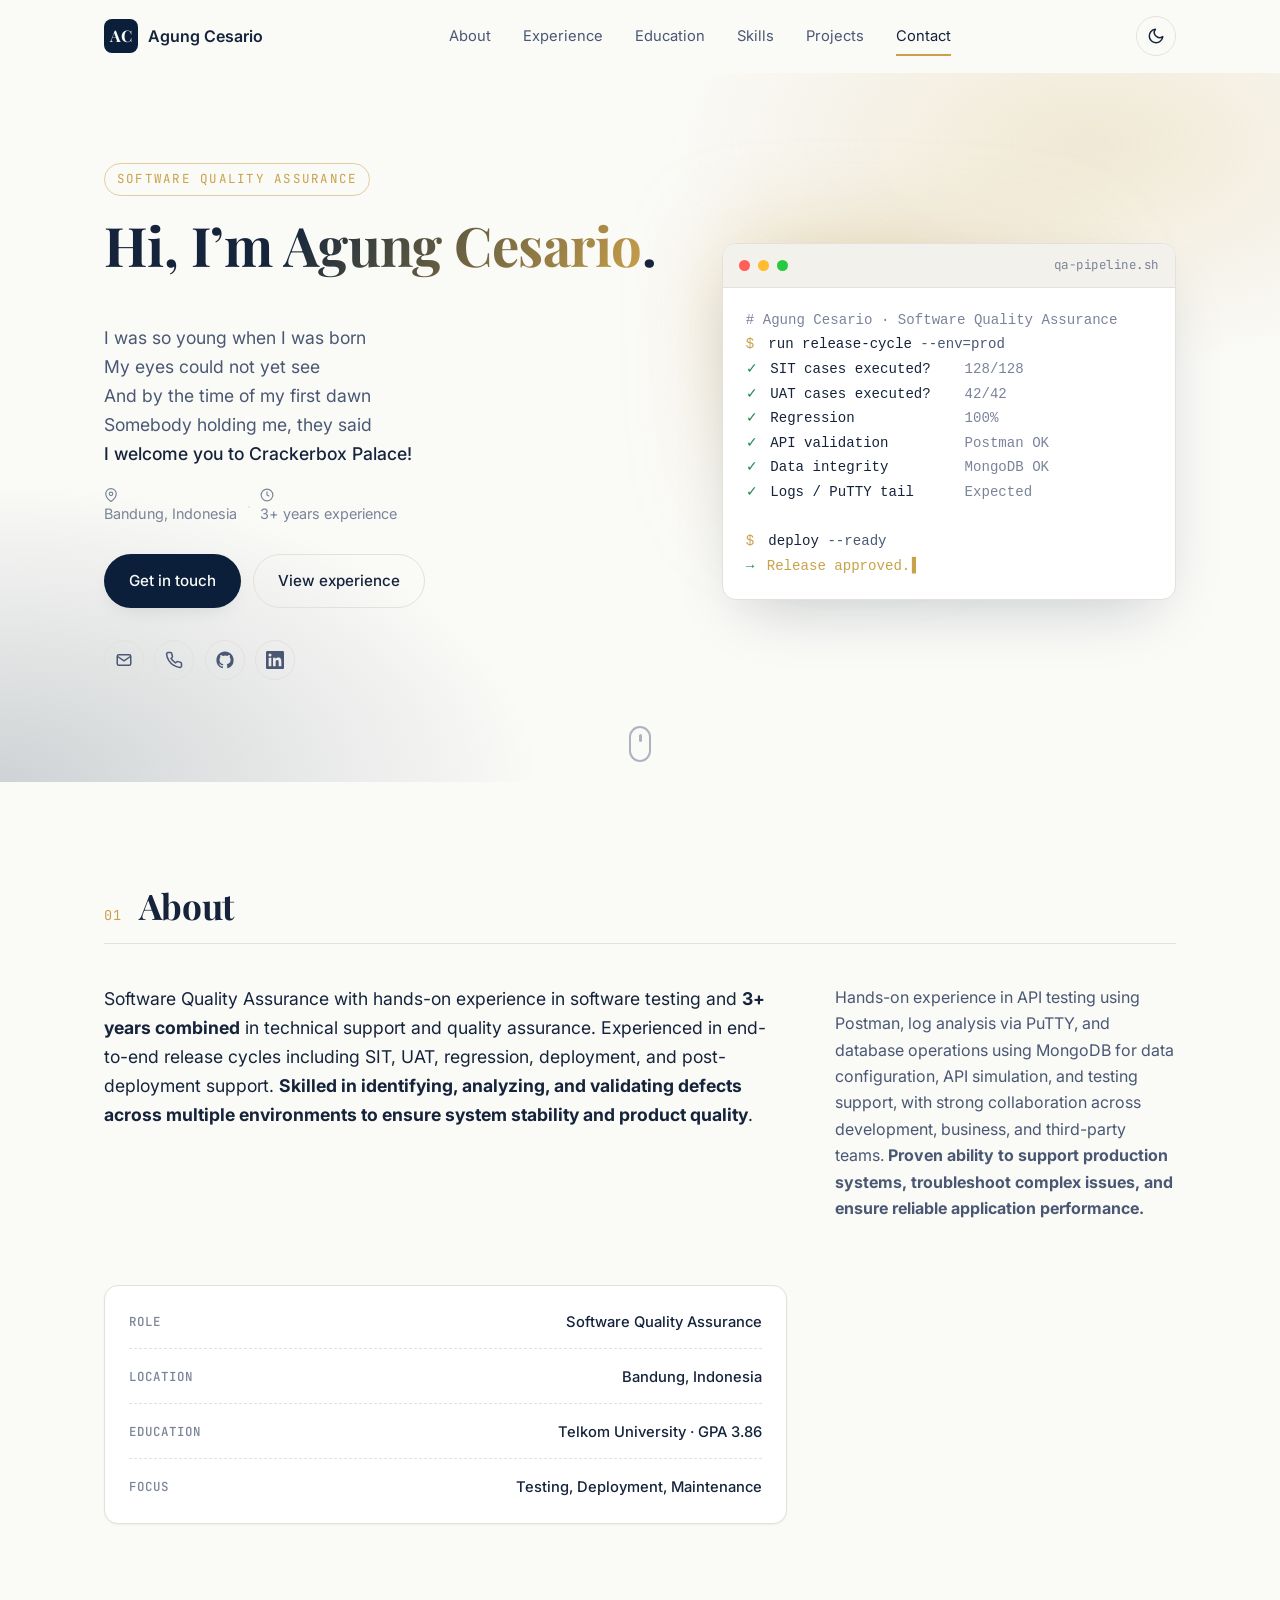
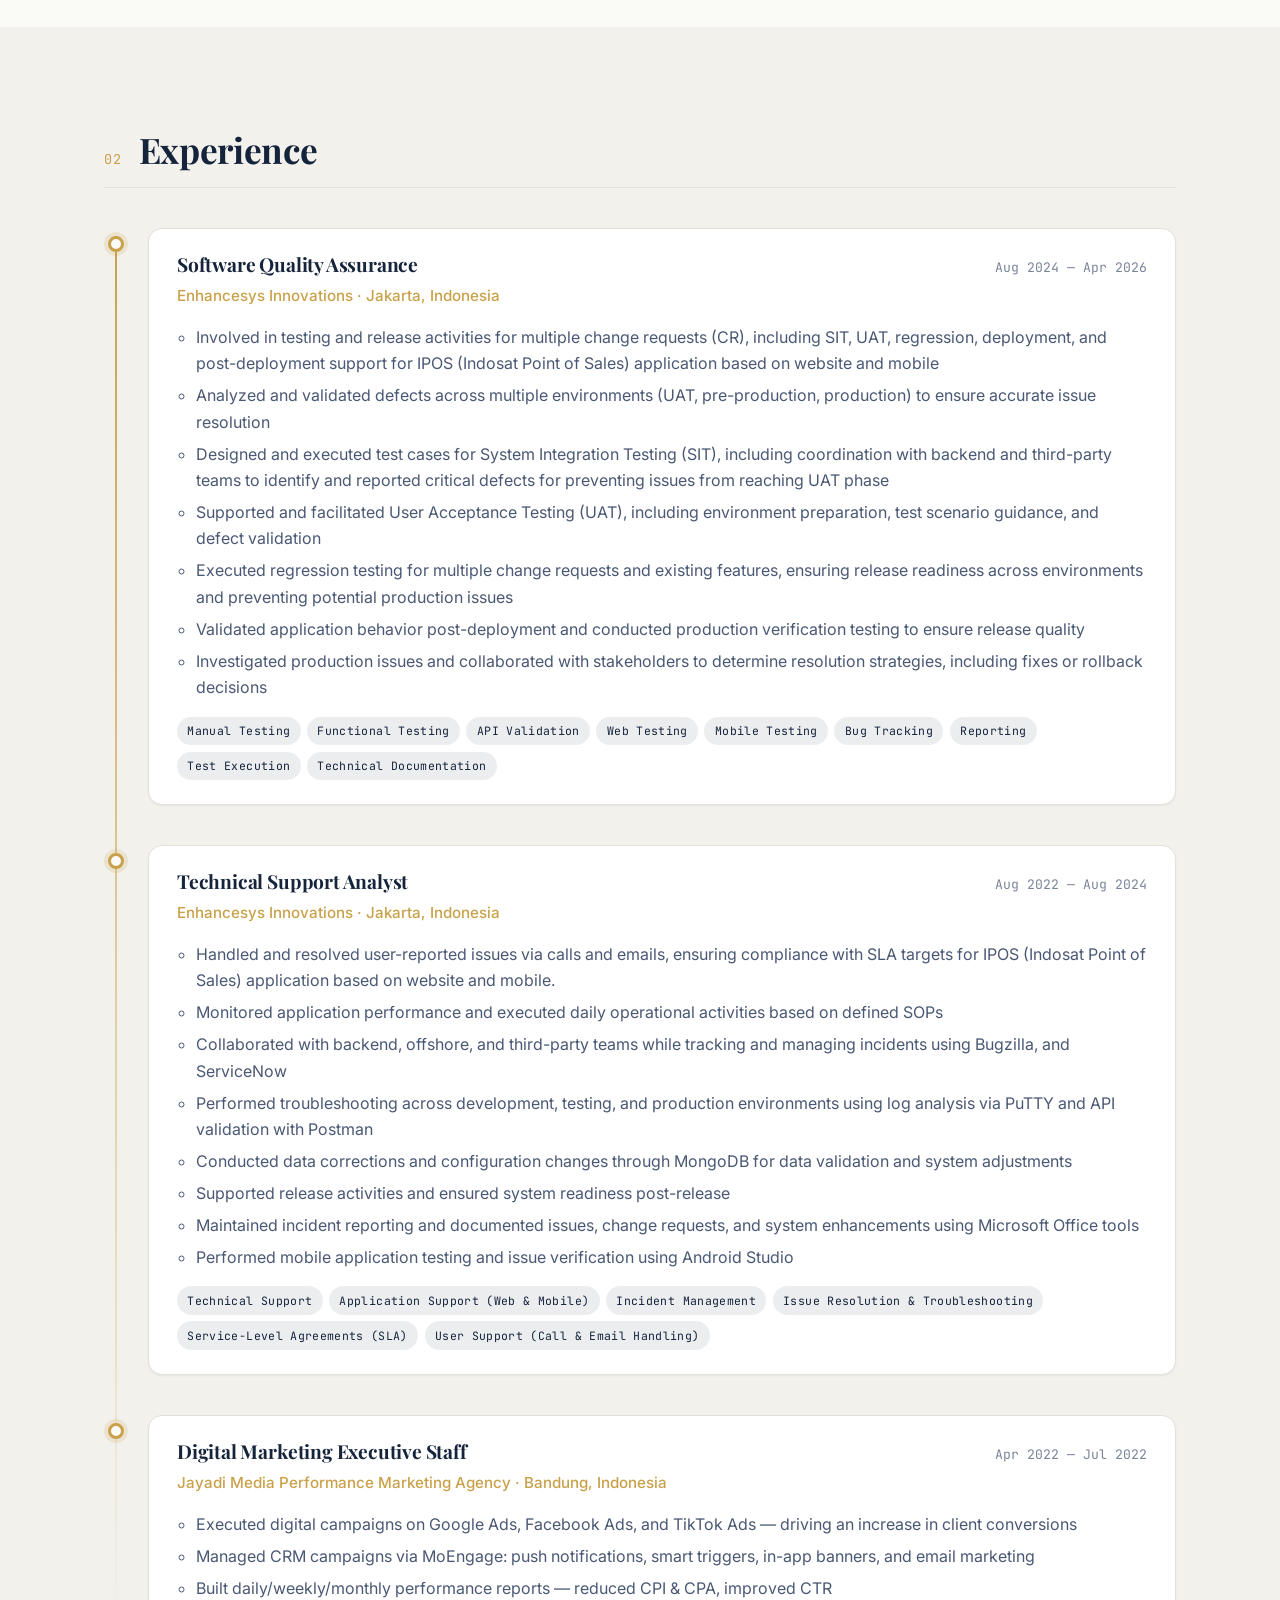
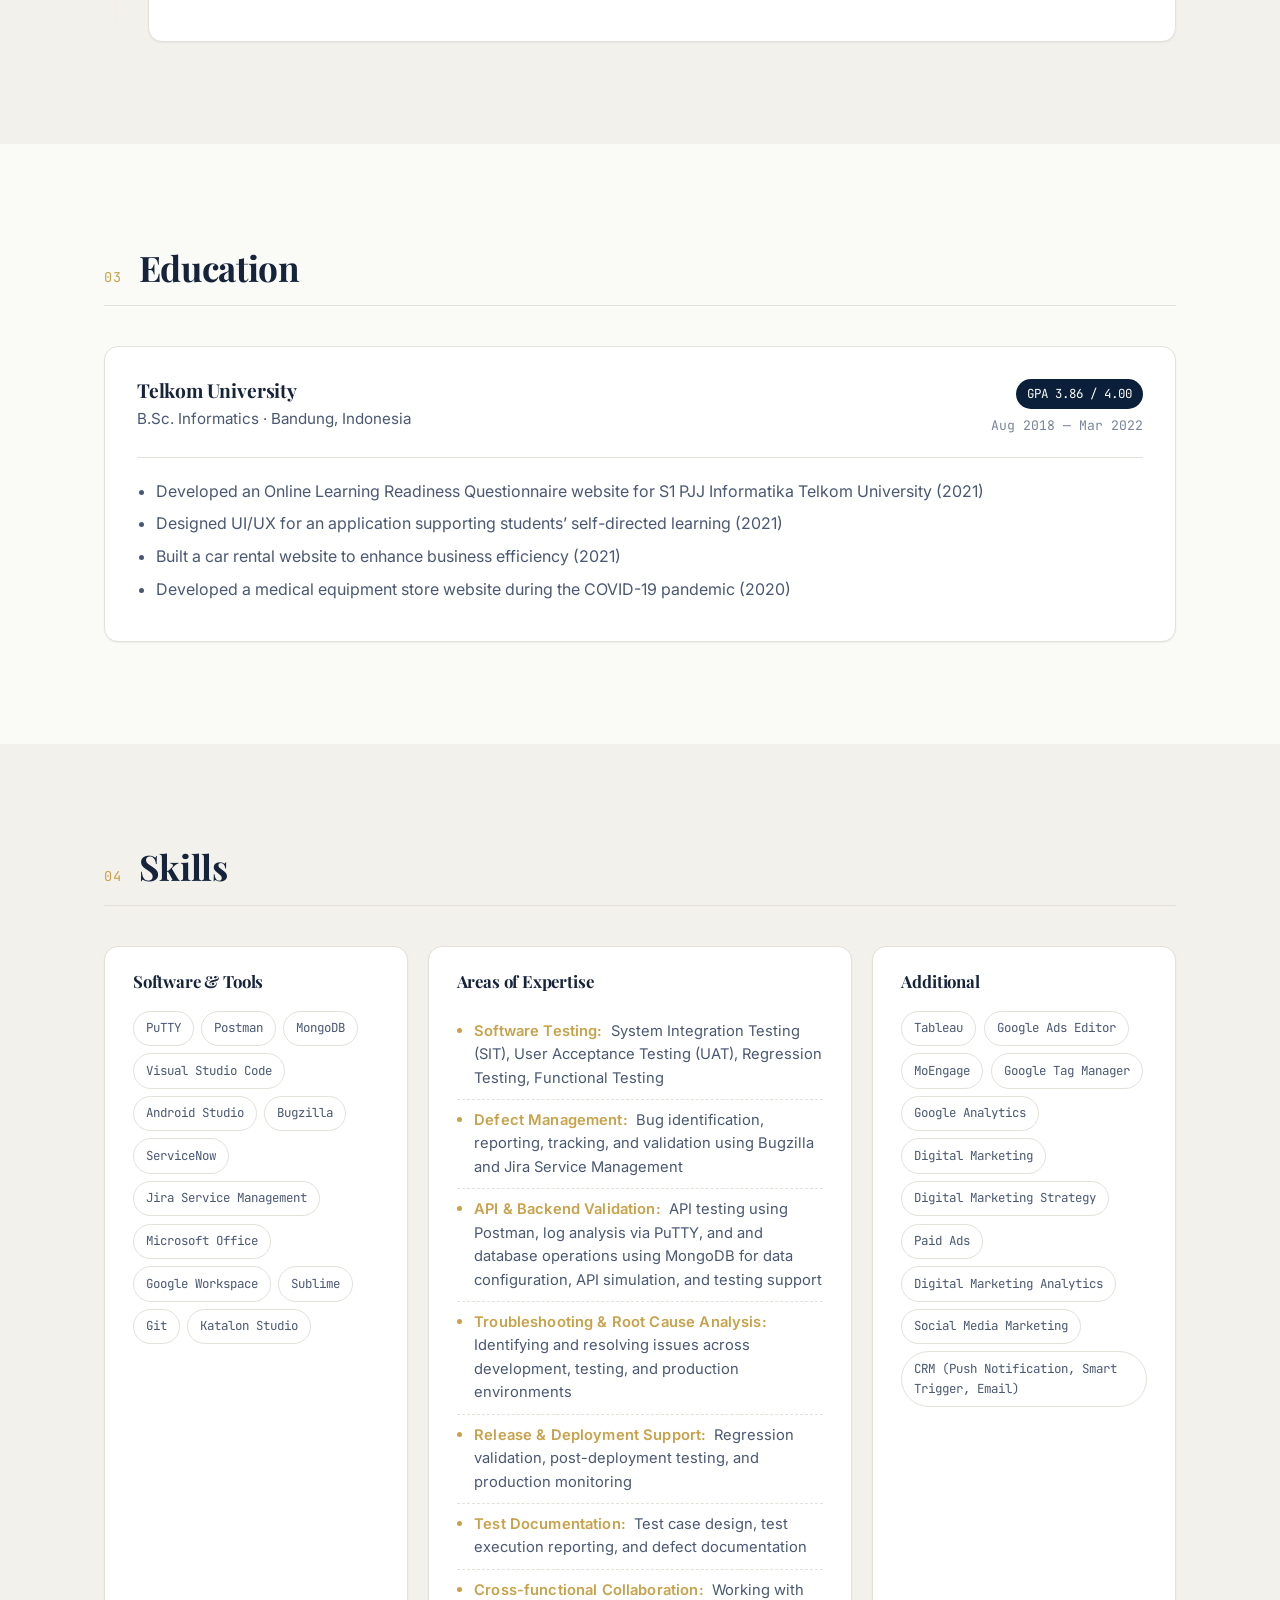
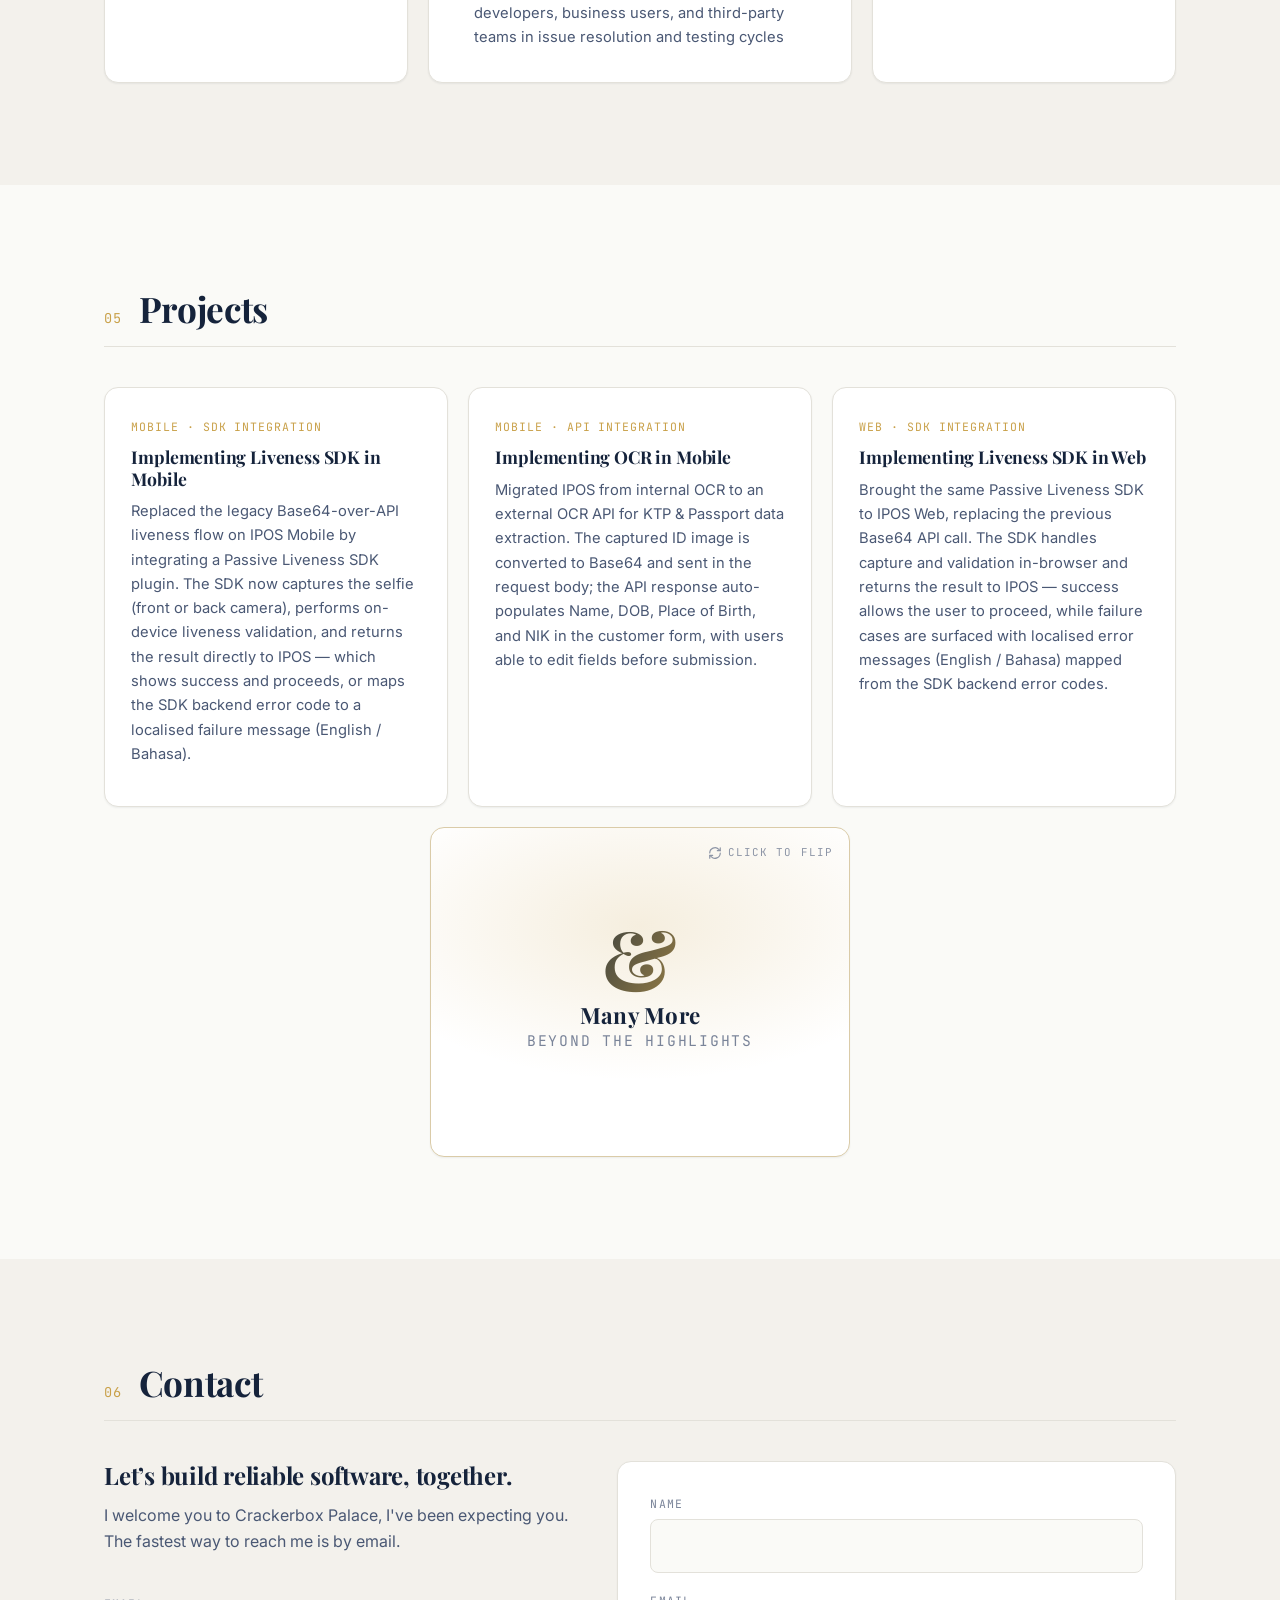
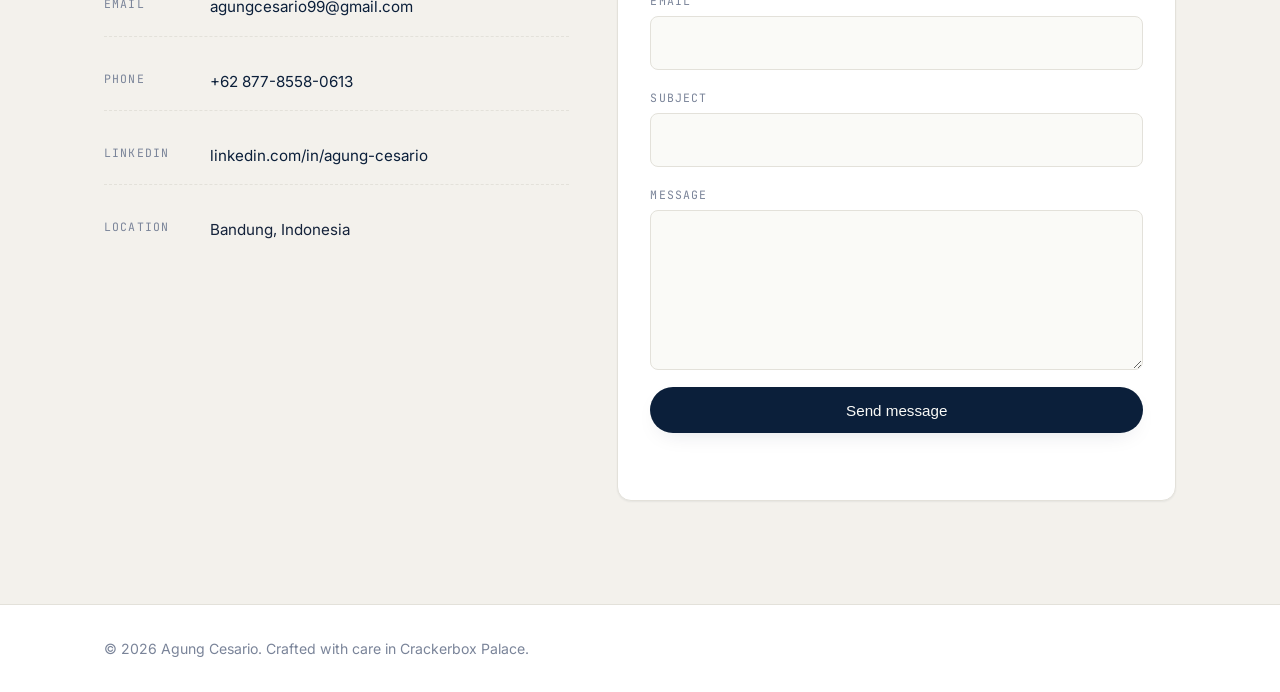
<file: index.html>
<!doctype html>
<html lang="en">
<head>
  <meta charset="utf-8" />
  <meta name="viewport" content="width=device-width, initial-scale=1" />
  <title>Agung Cesario — Software Quality Assurance</title>
  <meta name="description" content="Software Quality Assurance with 3+ years of experience in technical support and end-to-end software release cycles. Specialized in ensuring production stability through rigorous testing, defect analysis, and post-deployment validation across complex multi-environment systems." />
  <meta name="author" content="Agung Cesario" />
  <meta name="theme-color" content="#0b1f3a" />

  <!-- Open Graph -->
  <meta property="og:type" content="website" />
  <meta property="og:title" content="Agung Cesario — Software Quality Assurance" />
  <meta property="og:description" content="Software Quality Assurance with 3+ years of experience in technical support and end-to-end software release cycles. Specialized in ensuring production stability through rigorous testing, defect analysis, and post-deployment validation across complex multi-environment systems." />
  <meta property="og:url" content="https://agungcesario99.github.io/portofolio/" />
  <meta property="og:image" content="og-image.png" />

  <link rel="preconnect" href="https://fonts.googleapis.com" />
  <link rel="preconnect" href="https://fonts.gstatic.com" crossorigin />
  <link href="https://fonts.googleapis.com/css2?family=Inter:wght@300;400;500;600;700&family=Playfair+Display:wght@600;700&family=JetBrains+Mono:wght@400;500&display=swap" rel="stylesheet" />

  <link rel="stylesheet" href="styles.css" />
  <link rel="icon" href="data:image/svg+xml,%3Csvg xmlns='http://www.w3.org/2000/svg' viewBox='0 0 100 100'%3E%3Crect width='100' height='100' rx='20' fill='%230b1f3a'/%3E%3Ctext x='50' y='66' font-size='52' text-anchor='middle' fill='%23d4af37' font-family='Georgia,serif' font-weight='700'%3EA%3C/text%3E%3C/svg%3E" />
</head>
<body>
  <a class="skip-link" href="#main">Skip to content</a>

  <!-- ===== Navigation ===== -->
  <header class="nav" id="nav">
    <div class="container nav-inner">
      <a href="#hero" class="brand" aria-label="Agung Cesario — Home">
        <span class="brand-mark">AC</span>
        <span class="brand-text">Agung Cesario</span>
      </a>

      <nav class="nav-links" aria-label="Primary">
        <a href="#about">About</a>
        <a href="#experience">Experience</a>
        <a href="#education">Education</a>
        <a href="#skills">Skills</a>
        <a href="#projects">Projects</a>
        <a href="#contact">Contact</a>
      </nav>

      <div class="nav-actions">
        <button id="theme-toggle" class="icon-btn" aria-label="Toggle dark mode" title="Toggle theme">
          <svg class="icon-sun" width="18" height="18" viewBox="0 0 24 24" fill="none" stroke="currentColor" stroke-width="2" stroke-linecap="round" stroke-linejoin="round"><circle cx="12" cy="12" r="4"/><path d="M12 2v2M12 20v2M4.93 4.93l1.41 1.41M17.66 17.66l1.41 1.41M2 12h2M20 12h2M4.93 19.07l1.41-1.41M17.66 6.34l1.41-1.41"/></svg>
          <svg class="icon-moon" width="18" height="18" viewBox="0 0 24 24" fill="none" stroke="currentColor" stroke-width="2" stroke-linecap="round" stroke-linejoin="round"><path d="M21 12.79A9 9 0 1 1 11.21 3 7 7 0 0 0 21 12.79z"/></svg>
        </button>
        <button id="menu-toggle" class="icon-btn menu-toggle" aria-label="Open menu" aria-expanded="false">
          <span></span><span></span><span></span>
        </button>
      </div>
    </div>
  </header>

  <main id="main">

    <!-- ===== Hero ===== -->
    <section id="hero" class="hero">
      <div class="container hero-inner">
        <div class="hero-text">
          <p class="eyebrow">Software Quality Assurance</p>
          <h1 class="hero-title">
            Hi, I&rsquo;m <span class="accent">Agung Cesario</span>.
          </h1>
          <p class="hero-sub">
            <br>I was so young when I was born 
            <br>My eyes could not yet see
            <br>And by the time of my first dawn
            <br>Somebody holding me, they said
            <br><em>I welcome you to Crackerbox Palace!</em>
          </p>

          <div class="hero-meta">
            <span><svg width="14" height="14" viewBox="0 0 24 24" fill="none" stroke="currentColor" stroke-width="2"><path d="M21 10c0 7-9 13-9 13s-9-6-9-13a9 9 0 0 1 18 0z"/><circle cx="12" cy="10" r="3"/></svg> Bandung, Indonesia</span>
            <span class="dot">·</span>
            <span><svg width="14" height="14" viewBox="0 0 24 24" fill="none" stroke="currentColor" stroke-width="2"><circle cx="12" cy="12" r="10"/><path d="M12 6v6l4 2"/></svg> 3+ years experience</span>
          </div>

          <div class="hero-cta">
            <a class="btn btn-primary" href="#contact">Get in touch</a>
            <a class="btn btn-ghost" href="#experience">View experience</a>
          </div>

          <div class="hero-socials" aria-label="Social links">
            <a href="mailto:agungcesario99@gmail.com" aria-label="Email">
              <svg width="18" height="18" viewBox="0 0 24 24" fill="none" stroke="currentColor" stroke-width="2"><rect x="3" y="5" width="18" height="14" rx="2"/><path d="m3 7 9 6 9-6"/></svg>
            </a>
            <a href="tel:+6287785580613" aria-label="Phone">
              <svg width="18" height="18" viewBox="0 0 24 24" fill="none" stroke="currentColor" stroke-width="2"><path d="M22 16.92v3a2 2 0 0 1-2.18 2 19.79 19.79 0 0 1-8.63-3.07 19.5 19.5 0 0 1-6-6A19.79 19.79 0 0 1 2.12 4.18 2 2 0 0 1 4.11 2h3a2 2 0 0 1 2 1.72c.13.96.36 1.9.7 2.81a2 2 0 0 1-.45 2.11L8.09 9.91a16 16 0 0 0 6 6l1.27-1.27a2 2 0 0 1 2.11-.45c.91.34 1.85.57 2.81.7A2 2 0 0 1 22 16.92z"/></svg>
            </a>
            <a href="https://github.com/agungcesario99" aria-label="GitHub" target="_blank" rel="noopener">
              <svg width="18" height="18" viewBox="0 0 24 24" fill="currentColor"><path d="M12 .5C5.65.5.5 5.65.5 12a11.5 11.5 0 0 0 7.86 10.92c.58.1.79-.25.79-.56v-2c-3.2.7-3.87-1.37-3.87-1.37-.52-1.34-1.28-1.7-1.28-1.7-1.05-.72.08-.7.08-.7 1.16.08 1.77 1.2 1.77 1.2 1.03 1.77 2.7 1.26 3.36.96.1-.75.4-1.26.73-1.55-2.55-.29-5.24-1.28-5.24-5.7 0-1.26.45-2.29 1.19-3.1-.12-.3-.52-1.48.11-3.08 0 0 .97-.31 3.18 1.18a11 11 0 0 1 5.78 0c2.2-1.49 3.17-1.18 3.17-1.18.64 1.6.24 2.78.12 3.08.74.81 1.18 1.84 1.18 3.1 0 4.43-2.69 5.4-5.26 5.69.41.36.78 1.07.78 2.16v3.2c0 .31.2.67.8.56A11.5 11.5 0 0 0 23.5 12C23.5 5.65 18.35.5 12 .5z"/></svg>
            </a>
            <a href="https://www.linkedin.com/in/agung-cesario-a86125245/" aria-label="LinkedIn" target="_blank" rel="noopener">
              <svg width="18" height="18" viewBox="0 0 24 24" fill="currentColor"><path d="M20.45 20.45h-3.55v-5.57c0-1.33-.03-3.04-1.85-3.04-1.86 0-2.14 1.45-2.14 2.95v5.66H9.36V9h3.41v1.56h.05c.48-.9 1.64-1.85 3.37-1.85 3.6 0 4.27 2.37 4.27 5.45v6.29zM5.34 7.43a2.06 2.06 0 1 1 0-4.12 2.06 2.06 0 0 1 0 4.12zM7.12 20.45H3.56V9h3.56v11.45zM22.22 0H1.77C.79 0 0 .77 0 1.72v20.56C0 23.23.79 24 1.77 24h20.45c.98 0 1.78-.77 1.78-1.72V1.72C24 .77 23.2 0 22.22 0z"/></svg>
            </a>
          </div>
        </div>

        <div class="hero-card" aria-hidden="true">
          <div class="card-glow"></div>
          <div class="terminal">
            <div class="terminal-bar">
              <span></span><span></span><span></span>
              <p>qa-pipeline.sh</p>
            </div>
            <pre class="terminal-body"><span class="t-comment"># Agung Cesario · Software Quality Assurance</span>
<span class="t-prompt">$</span> run release-cycle <span class="t-flag">--env=prod</span>
<span class="t-ok">✓</span> SIT cases executed?    <span class="t-dim">128/128</span>
<span class="t-ok">✓</span> UAT cases executed?    <span class="t-dim">42/42</span>
<span class="t-ok">✓</span> Regression             <span class="t-dim">100%</span>
<span class="t-ok">✓</span> API validation         <span class="t-dim">Postman OK</span>
<span class="t-ok">✓</span> Data integrity         <span class="t-dim">MongoDB OK</span>
<span class="t-ok">✓</span> Logs / PuTTY tail      <span class="t-dim">Expected</span>

<span class="t-prompt">$</span> deploy <span class="t-flag">--ready</span>
<span class="t-ok">→</span> <span class="t-accent">Release approved.</span><span class="cursor">▍</span></pre>
          </div>
        </div>
      </div>
      <div class="scroll-cue" aria-hidden="true"><span></span></div>
    </section>

    <!-- ===== About ===== -->
    <section id="about" class="section">
      <div class="container">
        <header class="section-head">
          <span class="section-num">01</span>
          <h2>About</h2>
        </header>

        <div class="about-grid">
          <p class="lead">
            Software Quality Assurance with hands-on experience in software testing and
            <strong>3+ years combined</strong> in technical support and quality assurance. Experienced in end-to-end release cycles
            including SIT, UAT, regression, deployment, and post-deployment support. <strong>Skilled in identifying,
            analyzing, and validating defects across multiple environments to ensure system stability and product
            quality</strong>.
          </p>
          <p>
            Hands-on experience in API testing using Postman, log analysis via PuTTY, and database
            operations using MongoDB for data configuration, API simulation, and testing support, with strong
            collaboration across development, business, and third-party teams. <strong>Proven ability to support production
            systems, troubleshoot complex issues, and ensure reliable application performance.</strong>  
          </p>

          <ul class="quick-facts">
            <li><strong>Role</strong><span>Software Quality Assurance</span></li>
            <li><strong>Location</strong><span>Bandung, Indonesia </span></li>
            <li><strong>Education</strong><span>Telkom University · GPA 3.86</span></li>
            <li><strong>Focus</strong><span>Testing, Deployment, Maintenance</span></li>
          </ul>
        </div>
      </div>
    </section>

    <!-- ===== Experience ===== -->
    <section id="experience" class="section section-alt">
      <div class="container">
        <header class="section-head">
          <span class="section-num">02</span>
          <h2>Experience</h2>
        </header>

        <ol class="timeline">
          <li class="t-item">
            <div class="t-marker"></div>
            <div class="t-content">
              <div class="t-head">
                <h3>Software Quality Assurance</h3>
                <span class="t-date">Aug 2024 — Apr 2026</span>
              </div>
              <p class="t-company">Enhancesys Innovations · Jakarta, Indonesia</p>
              <ul>
                <li>Involved in testing and release activities for multiple change requests (CR), including SIT, UAT,
                regression, deployment, and post-deployment support for IPOS (Indosat Point of Sales)
                application based on website and mobile</li>
                <li>Analyzed and validated defects across multiple environments (UAT, pre-production, production)
                to ensure accurate issue resolution</li>
                <li>Designed and executed test cases for System Integration Testing (SIT), including coordination
                with backend and third-party teams to identify and reported critical defects for preventing issues
                from reaching UAT phase</li>
                <li>Supported and facilitated User Acceptance Testing (UAT), including environment preparation,
                test scenario guidance, and defect validation</li>
                <li>Executed regression testing for multiple change requests and existing features, ensuring release readiness across environments and preventing potential production issues</li>
                <li>Validated application behavior post-deployment and conducted production verification testing to ensure release quality</li>
                <li>Investigated production issues and collaborated with stakeholders to determine resolution strategies, including fixes or rollback decisions</li>
              </ul>
              <div class="chips">
                <span>Manual Testing</span><span>Functional Testing</span><span>API Validation</span><span>Web Testing</span><span>Mobile Testing</span><span>Bug Tracking</span><span>Reporting</span><span>Test Execution</span><span>Technical Documentation</span>
              </div>
            </div>
          </li>

          <li class="t-item">
            <div class="t-marker"></div>
            <div class="t-content">
              <div class="t-head">
                <h3>Technical Support Analyst</h3>
                <span class="t-date">Aug 2022 — Aug 2024</span>
              </div>
              <p class="t-company">Enhancesys Innovations · Jakarta, Indonesia</p>
              <ul>
                <li>Handled and resolved user-reported issues via calls and emails, ensuring compliance with SLA targets for IPOS (Indosat Point of Sales) application based on website and mobile.</li>
                <li>Monitored application performance and executed daily operational activities based on defined SOPs</li>
                <li>Collaborated with backend, offshore, and third-party teams while tracking and managing incidents using Bugzilla, and ServiceNow</li>
                <li>Performed troubleshooting across development, testing, and production environments using log analysis via PuTTY and API validation with Postman</li>
                <li>Conducted data corrections and configuration changes through MongoDB for data validation and system adjustments</li>
                <li>Supported release activities and ensured system readiness post-release</li>
                <li>Maintained incident reporting and documented issues, change requests, and system
                enhancements using Microsoft Office tools</li>
                <li>Performed mobile application testing and issue verification using Android Studio</li>
              </ul>
              <div class="chips">
                <span>Technical Support</span><span>Application Support (Web & Mobile)</span><span>Incident Management</span><span>Issue Resolution & Troubleshooting</span><span>Service-Level Agreements (SLA)</span><span>User Support (Call & Email Handling)</span>
              </div>
            </div>
          </li>

          <li class="t-item">
            <div class="t-marker"></div>
            <div class="t-content">
              <div class="t-head">
                <h3>Digital Marketing Executive Staff</h3>
                <span class="t-date">Apr 2022 — Jul 2022</span>
              </div>
              <p class="t-company">Jayadi Media Performance Marketing Agency · Bandung, Indonesia</p>
              <ul>
                <li>Executed digital campaigns on Google Ads, Facebook Ads, and TikTok Ads — driving an increase in client conversions</li>
                <li>Managed CRM campaigns via MoEngage: push notifications, smart triggers, in-app banners, and email marketing</li>
                <li>Built daily/weekly/monthly performance reports — reduced CPI &amp; CPA, improved CTR</li>
              </ul>
              <div class="chips">
              </div>
            </div>
          </li>
        </ol>
      </div>
    </section>

    <!-- ===== Education ===== -->
    <section id="education" class="section">
      <div class="container">
        <header class="section-head">
          <span class="section-num">03</span>
          <h2>Education</h2>
        </header>

        <article class="edu-card">
          <div class="edu-head">
            <div>
              <h3>Telkom University</h3>
              <p class="edu-meta">B.Sc. Informatics · Bandung, Indonesia</p>
            </div>
            <div class="edu-side">
              <span class="badge">GPA 3.86 / 4.00</span>
              <span class="t-date">Aug 2018 — Mar 2022</span>
            </div>
          </div>
          <ul>
            <li>Developed an Online Learning Readiness Questionnaire website for S1 PJJ Informatika Telkom University (2021)</li>
            <li>Designed UI/UX for an application supporting students&rsquo; self-directed learning (2021)</li>
            <li>Built a car rental website to enhance business efficiency (2021)</li>
            <li>Developed a medical equipment store website during the COVID-19 pandemic (2020)</li>
          </ul>
        </article>
      </div>
    </section>

    <!-- ===== Skills ===== -->
    <section id="skills" class="section section-alt">
      <div class="container">
        <header class="section-head">
          <span class="section-num">04</span>
          <h2>Skills</h2>
        </header>

        <div class="skills-grid skills-3col">
          <div class="skill-card">
            <h3>Software &amp; Tools</h3>
            <div class="tag-cloud">
              <span>PuTTY</span><span>Postman</span><span>MongoDB</span>
              <span>Visual Studio Code</span><span>Android Studio</span><span>Bugzilla</span>
              <span>ServiceNow</span><span>Jira Service Management</span><span>Microsoft Office</span><span>Google Workspace</span>
              <span>Sublime</span><span>Git</span><span>Katalon Studio</span>
            </div>
          </div>

          <div class="skill-card">
            <h3>Areas of Expertise</h3>
            <ul class="expertise-list">
              <li><strong>Software Testing:</strong> System Integration Testing (SIT), User Acceptance Testing (UAT), Regression Testing, Functional Testing</li>
              <li><strong>Defect Management:</strong> Bug identification, reporting, tracking, and validation using Bugzilla and Jira Service Management</li>
              <li><strong>API &amp; Backend Validation:</strong> API testing using Postman, log analysis via PuTTY, and and database operations using
              MongoDB for data configuration, API simulation, and testing support</li>
              <li><strong>Troubleshooting &amp; Root Cause Analysis:</strong> Identifying and resolving issues across development, testing, and production environments</li>
              <li><strong>Release &amp; Deployment Support:</strong> Regression validation, post-deployment testing, and production monitoring</li>
              <li><strong>Test Documentation:</strong> Test case design, test execution reporting, and defect documentation</li>
              <li><strong>Cross-functional Collaboration:</strong> Working with developers, business users, and third-party teams in issue resolution and testing cycles</li>
            </ul>
          </div>

          <div class="skill-card">
            <h3>Additional</h3>
            <div class="tag-cloud">
              <span>Tableau</span><span>Google Ads Editor</span><span>MoEngage</span>
              <span>Google Tag Manager</span><span>Google Analytics</span>
              <span>Digital Marketing</span><span>Digital Marketing Strategy</span>
              <span>Paid Ads</span><span>Digital Marketing Analytics</span>
              <span>Social Media Marketing</span>
              <span>CRM (Push Notification, Smart Trigger, Email)</span>
            </div>
          </div>
        </div>
      </div>
    </section>

    <!-- ===== Projects ===== -->
    <section id="projects" class="section">
      <div class="container">
        <header class="section-head">
          <span class="section-num">05</span>
          <h2>Projects</h2>
        </header>

        <div class="projects-grid">
          <article class="project">
            <div class="project-tag">Mobile · SDK Integration</div>
            <h3>Implementing Liveness SDK in Mobile</h3>
            <p>Replaced the legacy Base64-over-API liveness flow on IPOS Mobile by integrating a Passive Liveness SDK plugin. The SDK now captures the selfie (front or back camera), performs on-device liveness validation, and returns the result directly to IPOS — which shows success and proceeds, or maps the SDK backend error code to a localised failure message (English / Bahasa).</p>
            <ul class="project-stack">
            </ul>
          </article>

          <article class="project">
            <div class="project-tag">Mobile · API Integration</div>
            <h3>Implementing OCR in Mobile</h3>
            <p>Migrated IPOS from internal OCR to an external OCR API for KTP &amp; Passport data extraction. The captured ID image is converted to Base64 and sent in the request body; the API response auto-populates Name, DOB, Place of Birth, and NIK in the customer form, with users able to edit fields before submission.</p>
            <ul class="project-stack">
            </ul>
          </article>

          <article class="project">
            <div class="project-tag">Web · SDK Integration</div>
            <h3>Implementing Liveness SDK in Web</h3>
            <p>Brought the same Passive Liveness SDK to IPOS Web, replacing the previous Base64 API call. The SDK handles capture and validation in-browser and returns the result to IPOS — success allows the user to proceed, while failure cases are surfaced with localised error messages (English / Bahasa) mapped from the SDK backend error codes.</p>
            <ul class="project-stack">
            </ul>
          </article>

          <article class="project project-flip" tabindex="0" role="button" aria-pressed="false" aria-label="Show more projects">
            <div class="project-flip-inner">
              <div class="project-face project-front">
                <div class="flip-hint" aria-hidden="true">
                  <svg width="14" height="14" viewBox="0 0 24 24" fill="none" stroke="currentColor" stroke-width="2" stroke-linecap="round" stroke-linejoin="round"><path d="M3 12a9 9 0 0 1 15.5-6.3L21 8"/><path d="M21 3v5h-5"/><path d="M21 12a9 9 0 0 1-15.5 6.3L3 16"/><path d="M3 21v-5h5"/></svg>
                  <span>Click to flip</span>
                </div>
                <div class="flip-front-content">
                  <span class="flip-amp">&amp;</span>
                  <h3>Many More</h3>
                  <p class="flip-tagline">Beyond the highlights</p>
                </div>
              </div>

              <div class="project-face project-back">
                <div class="project-tag">Ongoing Contributions</div>
                <h3>Continuous Delivery &amp; Enhancements</h3>
                <p>Beyond the projects highlighted above, I have contributed to numerous additional initiatives — including the rollout of new transaction features and the enhancement of existing transaction flows. Each engagement reflects the same commitment to quality, reliability, and end-to-end validation across the release cycle.</p>
                <p class="flip-back-hint" aria-hidden="true">Click again to flip back</p>
              </div>
            </div>
          </article>
        </div>
      </div>
    </section>

    <!-- ===== Contact ===== -->
    <section id="contact" class="section section-alt">
      <div class="container contact-wrap">
        <header class="section-head">
          <span class="section-num">06</span>
          <h2>Contact</h2>
        </header>

        <div class="contact-grid">
          <div class="contact-info">
            <h3>Let&rsquo;s build reliable software, together.</h3>
            <p>I welcome you to Crackerbox Palace, I've been expecting you. The fastest way to reach me is by email.</p>

            <ul class="contact-list">
              <li>
                <span class="ci-label">Email</span>
                <a href="mailto:agungcesario99@gmail.com">agungcesario99@gmail.com</a>
              </li>
              <li>
                <span class="ci-label">Phone</span>
                <a href="tel:+6287785580613">+62 877-8558-0613</a>
              </li>
              <li>
                <span class="ci-label">LinkedIn</span>
                <a href="https://www.linkedin.com/in/agung-cesario-a86125245/" target="_blank" rel="noopener">linkedin.com/in/agung-cesario</a>
              </li>
              <li>
                <span class="ci-label">Location</span>
                <span>Bandung, Indonesia</span>
              </li>
            </ul>
          </div>

          <form class="contact-form" id="contact-form" novalidate>
            <div class="field">
              <label for="cf-name">Name</label>
              <input id="cf-name" name="name" type="text" autocomplete="name" required />
            </div>
            <div class="field">
              <label for="cf-email">Email</label>
              <input id="cf-email" name="email" type="email" autocomplete="email" required />
            </div>
            <div class="field">
              <label for="cf-subject">Subject</label>
              <input id="cf-subject" name="subject" type="text" required />
            </div>
            <div class="field">
              <label for="cf-message">Message</label>
              <textarea id="cf-message" name="message" rows="5" required></textarea>
            </div>
            <button type="submit" class="btn btn-primary">Send message</button>
            <p class="form-note" id="form-note" role="status"></p>
          </form>
        </div>
      </div>
    </section>
  </main>

  <!-- ===== Footer ===== -->
  <footer class="footer">
    <div class="container footer-inner">
      <p>&copy; <span id="year"></span> Agung Cesario. Crafted with care in Crackerbox Palace.</p>
    </div>
  </footer>

  <script src="script.js"></script>
</body>
</html>
</file>
<file: styles.css>
/* ============================================================
   Agung Cesario — Portfolio
   Minimalist · Formal · Interactive
   ============================================================ */

/* ----- Tokens ----- */
:root {
  --navy:        #0b1f3a;
  --navy-2:      #102a4c;
  --gold:        #c9a14a;
  --gold-soft:   #e7c97c;
  --bg:          #fafaf7;
  --surface:     #ffffff;
  --surface-2:   #f3f1ec;
  --text:        #15233b;
  --text-soft:   #4a5874;
  --muted:       #7a8499;
  --line:        #e3e1da;
  --shadow-sm:   0 1px 2px rgba(11, 31, 58, .06);
  --shadow-md:   0 8px 24px -12px rgba(11, 31, 58, .18);
  --shadow-lg:   0 24px 60px -24px rgba(11, 31, 58, .25);

  --radius:      14px;
  --radius-sm:   8px;

  --font-sans:   'Inter', system-ui, -apple-system, 'Segoe UI', Roboto, sans-serif;
  --font-serif:  'Playfair Display', Georgia, serif;
  --font-mono:   'JetBrains Mono', 'SF Mono', Menlo, monospace;

  --container:   1120px;
  --ease:        cubic-bezier(.2, .7, .2, 1);
}

[data-theme="dark"] {
  --navy:        #e7c97c;
  --navy-2:      #f0d68a;
  --gold:        #e7c97c;
  --gold-soft:   #f3dfa3;
  --bg:          #0a1426;
  --surface:     #0f1d36;
  --surface-2:   #14264a;
  --text:        #eaf0fb;
  --text-soft:   #b8c4dc;
  --muted:       #7d8aa6;
  --line:        #1f335c;
  --shadow-sm:   0 1px 2px rgba(0, 0, 0, .3);
  --shadow-md:   0 10px 30px -12px rgba(0, 0, 0, .55);
  --shadow-lg:   0 28px 70px -24px rgba(0, 0, 0, .7);
}

/* ----- Base ----- */
*,
*::before,
*::after { box-sizing: border-box; }

html { scroll-behavior: smooth; -webkit-text-size-adjust: 100%; }

body {
  margin: 0;
  font-family: var(--font-sans);
  font-size: 16px;
  line-height: 1.65;
  color: var(--text);
  background: var(--bg);
  -webkit-font-smoothing: antialiased;
  text-rendering: optimizeLegibility;
  transition: background-color .35s var(--ease), color .35s var(--ease);
}

img, svg { display: block; max-width: 100%; }

a {
  color: var(--navy);
  text-decoration: none;
  transition: color .2s var(--ease);
}
a:hover { color: var(--gold); }

h1, h2, h3, h4 { font-family: var(--font-serif); color: var(--text); margin: 0 0 .5em; line-height: 1.2; letter-spacing: -.01em; }
h1 { font-size: clamp(2.2rem, 5vw, 3.4rem); }
h2 { font-size: clamp(1.7rem, 3vw, 2.2rem); }
h3 { font-size: 1.2rem; }
p  { margin: 0 0 1em; color: var(--text-soft); }

::selection { background: var(--gold); color: var(--navy); }

.container { width: 100%; max-width: var(--container); margin: 0 auto; padding: 0 1.5rem; }

.skip-link {
  position: absolute; left: -999px; top: 0;
  background: var(--navy); color: #fff; padding: .6rem 1rem;
  border-radius: 0 0 6px 0; z-index: 999;
}
.skip-link:focus { left: 0; }

/* ----- Buttons ----- */
.btn {
  display: inline-flex;
  align-items: center;
  justify-content: center;
  gap: .5rem;
  padding: .85rem 1.5rem;
  font-weight: 500;
  font-size: .95rem;
  border-radius: 999px;
  border: 1px solid transparent;
  cursor: pointer;
  transition: transform .2s var(--ease), background-color .2s var(--ease), color .2s var(--ease), border-color .2s var(--ease), box-shadow .2s var(--ease);
}
.btn-primary {
  background: var(--navy);
  color: var(--bg);
  box-shadow: var(--shadow-md);
}
.btn-primary:hover { transform: translateY(-2px); background: var(--navy-2); color: var(--bg); }
[data-theme="dark"] .btn-primary { color: #0a1426; }

.btn-ghost {
  background: transparent;
  color: var(--text);
  border-color: var(--line);
}
.btn-ghost:hover { border-color: var(--navy); color: var(--navy); transform: translateY(-2px); }

.icon-btn {
  display: inline-grid; place-items: center;
  width: 40px; height: 40px;
  background: transparent;
  border: 1px solid var(--line);
  border-radius: 999px;
  color: var(--text);
  cursor: pointer;
  transition: background-color .2s var(--ease), color .2s var(--ease), border-color .2s var(--ease);
}
.icon-btn:hover { color: var(--gold); border-color: var(--gold); }

/* ----- Navigation ----- */
.nav {
  position: sticky; top: 0; z-index: 50;
  backdrop-filter: saturate(180%) blur(12px);
  -webkit-backdrop-filter: saturate(180%) blur(12px);
  background: color-mix(in srgb, var(--bg) 80%, transparent);
  border-bottom: 1px solid transparent;
  transition: border-color .25s var(--ease), background-color .25s var(--ease);
}
.nav.scrolled { border-bottom-color: var(--line); }

.nav-inner {
  display: flex;
  align-items: center;
  justify-content: space-between;
  height: 72px;
}

.brand {
  display: inline-flex; align-items: center; gap: .65rem;
  color: var(--text);
  font-weight: 600;
}
.brand-mark {
  display: inline-grid; place-items: center;
  width: 34px; height: 34px;
  background: var(--navy);
  color: var(--bg);
  border-radius: 8px;
  font-family: var(--font-serif);
  font-weight: 700;
  letter-spacing: .02em;
}
[data-theme="dark"] .brand-mark { color: #0a1426; }

.nav-links {
  display: flex;
  gap: 2rem;
  font-size: .92rem;
}
.nav-links a {
  color: var(--text-soft);
  position: relative;
  padding: .25rem 0;
}
.nav-links a::after {
  content: ""; position: absolute; left: 0; bottom: -4px;
  width: 0; height: 2px; background: var(--gold);
  transition: width .25s var(--ease);
}
.nav-links a:hover,
.nav-links a.active { color: var(--text); }
.nav-links a.active::after { width: 100%; }

.nav-actions { display: flex; align-items: center; gap: .6rem; }

.icon-sun, .icon-moon { display: none; }
[data-theme="dark"] .icon-sun { display: block; }
[data-theme="light"] .icon-moon,
:root:not([data-theme="dark"]) .icon-moon { display: block; }

.menu-toggle { display: none; flex-direction: column; gap: 4px; padding: 0; }
.menu-toggle span {
  display: block; width: 18px; height: 2px;
  background: currentColor; border-radius: 2px;
  transition: transform .25s var(--ease), opacity .25s var(--ease);
}
.menu-toggle[aria-expanded="true"] span:nth-child(1) { transform: translateY(6px) rotate(45deg); }
.menu-toggle[aria-expanded="true"] span:nth-child(2) { opacity: 0; }
.menu-toggle[aria-expanded="true"] span:nth-child(3) { transform: translateY(-6px) rotate(-45deg); }

/* ----- Hero ----- */
.hero {
  position: relative;
  padding: clamp(3.5rem, 7vw, 6rem) 0 clamp(4rem, 8vw, 7rem);
  overflow: hidden;
}
.hero::before {
  content: "";
  position: absolute; inset: 0;
  background:
    radial-gradient(700px 380px at 85% 10%, color-mix(in srgb, var(--gold) 20%, transparent), transparent 60%),
    radial-gradient(900px 500px at 0% 100%, color-mix(in srgb, var(--navy) 18%, transparent), transparent 60%);
  pointer-events: none;
  z-index: 0;
}
.hero-inner {
  position: relative; z-index: 1;
  display: grid;
  grid-template-columns: 1.1fr .9fr;
  align-items: center;
  gap: clamp(2rem, 5vw, 4rem);
}

.eyebrow {
  display: inline-block;
  font-family: var(--font-mono);
  font-size: .78rem;
  letter-spacing: .18em;
  text-transform: uppercase;
  color: var(--gold);
  margin: 0 0 1rem;
  padding: .35rem .75rem;
  border: 1px solid color-mix(in srgb, var(--gold) 50%, transparent);
  border-radius: 999px;
}

.hero-title { margin-bottom: 1rem; }
.hero-title .accent {
  background: linear-gradient(120deg, var(--navy), var(--gold));
  -webkit-background-clip: text;
  background-clip: text;
  color: transparent;
}

.hero-sub {
  font-size: 1.1rem;
  max-width: 56ch;
  color: var(--text-soft);
}
.hero-sub em { font-style: normal; color: var(--text); font-weight: 500; }

.hero-meta {
  display: flex; align-items: center; gap: .6rem;
  color: var(--muted);
  font-size: .9rem;
  margin: 1.25rem 0 1.75rem;
}
.hero-meta svg { vertical-align: -2px; margin-right: .25rem; }
.hero-meta .dot { color: var(--line); }

.hero-cta { display: flex; flex-wrap: wrap; gap: .75rem; margin-bottom: 2rem; }

.hero-socials {
  display: flex; gap: .65rem;
}
.hero-socials a {
  display: inline-grid; place-items: center;
  width: 40px; height: 40px;
  border: 1px solid var(--line);
  border-radius: 999px;
  color: var(--text-soft);
  transition: color .2s var(--ease), border-color .2s var(--ease), transform .2s var(--ease);
}
.hero-socials a:hover { color: var(--gold); border-color: var(--gold); transform: translateY(-2px); }

/* Hero card / terminal */
.hero-card { position: relative; }
.card-glow {
  position: absolute; inset: -20px;
  background: radial-gradient(circle at 30% 20%, color-mix(in srgb, var(--gold) 35%, transparent), transparent 60%);
  filter: blur(40px);
  z-index: 0;
}
.terminal {
  position: relative;
  background: var(--surface);
  border: 1px solid var(--line);
  border-radius: var(--radius);
  box-shadow: var(--shadow-lg);
  overflow: hidden;
  font-family: var(--font-mono);
  font-size: .88rem;
  z-index: 1;
}
.terminal-bar {
  display: flex; align-items: center; gap: .5rem;
  padding: .7rem 1rem;
  background: var(--surface-2);
  border-bottom: 1px solid var(--line);
}
.terminal-bar span {
  width: 11px; height: 11px; border-radius: 50%;
  background: #ff5f57;
}
.terminal-bar span:nth-child(2) { background: #febc2e; }
.terminal-bar span:nth-child(3) { background: #28c840; }
.terminal-bar p {
  margin: 0 0 0 auto;
  font-size: .78rem;
  color: var(--muted);
  letter-spacing: .04em;
}
.terminal-body {
  margin: 0;
  padding: 1.25rem 1.4rem;
  line-height: 1.75;
  color: var(--text);
  white-space: pre-wrap;
}
.t-comment { color: var(--muted); }
.t-prompt  { color: var(--gold); margin-right: .35rem; }
.t-flag    { color: var(--text-soft); }
.t-ok      { color: #1e8a4f; margin-right: .25rem; }
[data-theme="dark"] .t-ok { color: #5fd791; }
.t-dim     { color: var(--muted); }
.t-accent  { color: var(--gold); font-weight: 500; }
.cursor    { display: inline-block; animation: blink 1s steps(2) infinite; color: var(--gold); margin-left: 2px; }
@keyframes blink { 50% { opacity: 0; } }

.scroll-cue {
  position: absolute; bottom: 1.25rem; left: 50%; transform: translateX(-50%);
  width: 22px; height: 36px;
  border: 2px solid var(--muted); border-radius: 999px;
  display: grid; place-items: start center;
  padding-top: 6px;
  opacity: .6;
}
.scroll-cue span {
  width: 3px; height: 8px; background: var(--muted); border-radius: 2px;
  animation: scrollCue 1.6s var(--ease) infinite;
}
@keyframes scrollCue { 0% { transform: translateY(0); opacity: 1; } 100% { transform: translateY(10px); opacity: 0; } }

/* ----- Section base ----- */
.section { padding: clamp(4rem, 8vw, 7rem) 0; }
.section-alt { background: var(--surface-2); }

.section-head {
  display: flex; align-items: baseline; gap: 1rem;
  margin: 0 0 2.5rem;
  padding-bottom: 1rem;
  border-bottom: 1px solid var(--line);
}
.section-head h2 { margin: 0; }
.section-num {
  font-family: var(--font-mono);
  color: var(--gold);
  font-size: .85rem;
  letter-spacing: .1em;
}

/* ----- About ----- */
.about-grid {
  display: grid;
  grid-template-columns: 2fr 1fr;
  gap: 3rem;
}
.about-grid .lead { font-size: 1.1rem; color: var(--text); }
.quick-facts {
  list-style: none;
  margin: 0; padding: 1.5rem;
  background: var(--surface);
  border: 1px solid var(--line);
  border-radius: var(--radius);
  box-shadow: var(--shadow-sm);
  display: grid; gap: 1rem;
  align-self: start;
}
.quick-facts li {
  display: flex; justify-content: space-between; align-items: center;
  gap: 1rem;
  padding-bottom: .85rem;
  border-bottom: 1px dashed var(--line);
  font-size: .92rem;
}
.quick-facts li:last-child { border-bottom: 0; padding-bottom: 0; }
.quick-facts strong { color: var(--muted); font-weight: 500; font-family: var(--font-mono); font-size: .78rem; letter-spacing: .08em; text-transform: uppercase; }
.quick-facts span { color: var(--text); font-weight: 500; text-align: right; }

/* ----- Timeline ----- */
.timeline {
  list-style: none;
  margin: 0; padding: 0;
  position: relative;
}
.timeline::before {
  content: "";
  position: absolute; left: 11px; top: 8px; bottom: 8px;
  width: 2px;
  background: linear-gradient(to bottom, var(--gold), transparent);
}
.t-item {
  position: relative;
  padding: 0 0 2.5rem 2.75rem;
}
.t-item:last-child { padding-bottom: 0; }

.t-marker {
  position: absolute; left: 4px; top: 8px;
  width: 16px; height: 16px;
  background: var(--bg);
  border: 3px solid var(--gold);
  border-radius: 50%;
  box-shadow: 0 0 0 4px color-mix(in srgb, var(--gold) 18%, transparent);
}
.t-content {
  background: var(--surface);
  border: 1px solid var(--line);
  border-radius: var(--radius);
  padding: 1.5rem 1.75rem;
  box-shadow: var(--shadow-sm);
  transition: transform .25s var(--ease), box-shadow .25s var(--ease), border-color .25s var(--ease);
}
.t-content:hover {
  transform: translateY(-3px);
  box-shadow: var(--shadow-md);
  border-color: color-mix(in srgb, var(--gold) 40%, var(--line));
}
.t-head {
  display: flex; flex-wrap: wrap; justify-content: space-between; gap: .5rem;
  align-items: baseline;
  margin-bottom: .25rem;
}
.t-head h3 { margin: 0; }
.t-date { font-family: var(--font-mono); font-size: .82rem; color: var(--muted); }
.t-company { color: var(--gold); font-weight: 500; margin: 0 0 1rem; font-size: .95rem; }
.t-content ul { margin: 0 0 1rem; padding-left: 1.2rem; color: var(--text-soft); }
.t-content ul li { margin-bottom: .35rem; }

.chips { display: flex; flex-wrap: wrap; gap: .4rem; }
.chips span {
  font-family: var(--font-mono);
  font-size: .72rem;
  padding: .3rem .65rem;
  background: color-mix(in srgb, var(--navy) 8%, transparent);
  color: var(--text);
  border-radius: 999px;
  letter-spacing: .03em;
}
[data-theme="dark"] .chips span { background: color-mix(in srgb, var(--gold) 12%, transparent); }

/* ----- Education ----- */
.edu-card {
  background: var(--surface);
  border: 1px solid var(--line);
  border-radius: var(--radius);
  padding: 2rem;
  box-shadow: var(--shadow-sm);
}
.edu-head {
  display: flex; flex-wrap: wrap; justify-content: space-between; gap: 1rem;
  margin-bottom: 1.25rem;
  padding-bottom: 1.25rem;
  border-bottom: 1px solid var(--line);
}
.edu-head h3 { margin: 0; }
.edu-meta { color: var(--text-soft); margin: .25rem 0 0; font-size: .95rem; }
.edu-side { text-align: right; display: flex; flex-direction: column; gap: .35rem; align-items: flex-end; }
.badge {
  background: var(--navy); color: var(--bg);
  font-family: var(--font-mono);
  font-size: .78rem;
  padding: .3rem .7rem;
  border-radius: 999px;
}
[data-theme="dark"] .badge { color: #0a1426; }
.edu-card ul { margin: 0; padding-left: 1.2rem; color: var(--text-soft); }
.edu-card ul li { margin-bottom: .4rem; }

/* ----- Skills ----- */
.skills-grid {
  display: grid;
  grid-template-columns: repeat(2, 1fr);
  gap: 1.25rem;
}
.skill-card {
  background: var(--surface);
  border: 1px solid var(--line);
  border-radius: var(--radius);
  padding: 1.5rem 1.75rem;
  box-shadow: var(--shadow-sm);
  transition: transform .25s var(--ease), box-shadow .25s var(--ease);
}
.skill-card:hover { transform: translateY(-3px); box-shadow: var(--shadow-md); }
.skill-card h3 { margin: 0 0 1.25rem; font-size: 1.05rem; }

.skill-list { list-style: none; margin: 0; padding: 0; }
.skill-list li {
  display: grid;
  grid-template-columns: 1fr 90px;
  align-items: center;
  gap: 1rem;
  margin-bottom: .9rem;
  font-size: .92rem;
}
.skill-list i {
  display: block;
  height: 6px;
  background: var(--surface-2);
  border-radius: 3px;
  position: relative;
  overflow: hidden;
}
.skill-list i::after {
  content: "";
  position: absolute; left: 0; top: 0; bottom: 0;
  width: 0;
  background: linear-gradient(90deg, var(--navy), var(--gold));
  border-radius: 3px;
  transition: width 1.2s var(--ease);
}
.skill-list i.in-view::after { width: var(--w, 0%); }

.tag-cloud { display: flex; flex-wrap: wrap; gap: .45rem; }
.tag-cloud span {
  font-family: var(--font-mono);
  font-size: .78rem;
  padding: .4rem .75rem;
  border: 1px solid var(--line);
  border-radius: 999px;
  color: var(--text-soft);
  transition: color .2s var(--ease), border-color .2s var(--ease), background-color .2s var(--ease);
}
.tag-cloud span:hover {
  color: var(--navy);
  border-color: var(--navy);
  background: color-mix(in srgb, var(--gold) 10%, transparent);
}
[data-theme="dark"] .tag-cloud span:hover { color: var(--gold); border-color: var(--gold); }

/* Skills 3-column layout */
.skills-3col {
  grid-template-columns: 1fr 1.4fr 1fr;
  align-items: stretch;
}
.skills-3col .skill-card { height: 100%; }

.expertise-list {
  list-style: none;
  margin: 0;
  padding: 0;
  font-family: var(--font-sans);
}
.expertise-list li {
  position: relative;
  padding: .55rem 0 .55rem 1.1rem;
  font-size: .92rem;
  font-weight: 400;
  color: var(--text-soft);
  border-bottom: 1px dashed var(--line);
  line-height: 1.6;
}
.expertise-list li:last-child { border-bottom: 0; }
.expertise-list li::before {
  content: "";
  position: absolute;
  left: 0; top: 1.05rem;
  width: 5px; height: 5px;
  background: var(--gold);
  border-radius: 50%;
}
.expertise-list li strong {
  display: inline-block;
  font-family: var(--font-sans);
  font-weight: 600;
  color: var(--gold);
  margin-right: .25rem;
  letter-spacing: .01em;
}

/* ----- Projects ----- */
.projects-grid {
  display: grid;
  grid-template-columns: repeat(3, 1fr);
  gap: 1.25rem;
}
.project {
  position: relative;
  background: var(--surface);
  border: 1px solid var(--line);
  border-radius: var(--radius);
  padding: 1.5rem 1.65rem;
  box-shadow: var(--shadow-sm);
  transition: transform .3s var(--ease), box-shadow .3s var(--ease), border-color .3s var(--ease);
  overflow: hidden;
}
.project::before {
  content: "";
  position: absolute; inset: 0;
  background: linear-gradient(135deg, color-mix(in srgb, var(--gold) 12%, transparent), transparent 50%);
  opacity: 0;
  transition: opacity .3s var(--ease);
  pointer-events: none;
}
.project:hover {
  transform: translateY(-4px);
  box-shadow: var(--shadow-md);
  border-color: color-mix(in srgb, var(--gold) 40%, var(--line));
}
.project:hover::before { opacity: 1; }
.project-tag {
  display: inline-block;
  font-family: var(--font-mono);
  font-size: .72rem;
  letter-spacing: .08em;
  text-transform: uppercase;
  color: var(--gold);
  margin-bottom: .65rem;
}
.project h3 { margin: 0 0 .65rem; font-size: 1.1rem; }
.project p { font-size: .92rem; margin: 0 0 1rem; }
.project-stack { list-style: none; margin: 0; padding: 0; display: flex; flex-wrap: wrap; gap: .35rem; }
.project-stack li {
  font-family: var(--font-mono);
  font-size: .72rem;
  color: var(--muted);
}
.project-stack li::after { content: "·"; margin-left: .35rem; color: var(--line); }
.project-stack li:last-child::after { content: ""; }

/* ----- Flip card project ----- */
.project-flip {
  padding: 0;
  background: transparent;
  border: 0;
  box-shadow: none;
  perspective: 1200px;
  cursor: pointer;
  overflow: visible;
  align-self: stretch;
  /* Center this card horizontally when it lands alone in its row */
  grid-column: 1 / -1;
  justify-self: center;
  width: 100%;
  max-width: 420px;
}
.project-flip::before { display: none; }
.project-flip:hover { transform: none; box-shadow: none; border-color: transparent; }
.project-flip:focus-visible { outline: 2px solid var(--gold); outline-offset: 4px; border-radius: var(--radius); }

.project-flip-inner {
  position: relative;
  display: grid;
  grid-template-areas: "stack";
  width: 100%;
  height: 100%;
  min-height: 280px;
  transform-style: preserve-3d;
  transition: transform .8s cubic-bezier(.2, .8, .2, 1);
}
.project-flip.is-flipped .project-flip-inner { transform: rotateY(180deg); }

.project-face {
  grid-area: stack;
  position: relative;
  background: var(--surface);
  border: 1px solid var(--line);
  border-radius: var(--radius);
  padding: 1.5rem 1.65rem;
  box-shadow: var(--shadow-sm);
  -webkit-backface-visibility: hidden;
  backface-visibility: hidden;
  display: flex;
  flex-direction: column;
  transform: rotateY(0deg); /* force own 3D context (Safari fix) */
  isolation: isolate;
  transition: border-color .25s var(--ease), box-shadow .25s var(--ease);
}

.project-front {
  align-items: center;
  justify-content: center;
  text-align: center;
  background:
    radial-gradient(420px 220px at 50% 30%, color-mix(in srgb, var(--gold) 18%, transparent), transparent 70%),
    var(--surface);
  border-color: color-mix(in srgb, var(--gold) 35%, var(--line));
  overflow: hidden;
}
.project-front::after {
  content: "";
  position: absolute;
  inset: -1px;
  border-radius: var(--radius);
  background: linear-gradient(135deg, color-mix(in srgb, var(--gold) 30%, transparent), transparent 60%);
  opacity: 0;
  transition: opacity .3s var(--ease);
  pointer-events: none;
}
.project-flip:hover .project-front { border-color: var(--gold); box-shadow: var(--shadow-md); }
.project-flip:hover .project-front::after { opacity: 1; }

.flip-hint {
  position: absolute;
  top: 1rem; right: 1rem;
  display: inline-flex;
  align-items: center;
  gap: .35rem;
  font-family: var(--font-mono);
  font-size: .68rem;
  letter-spacing: .1em;
  text-transform: uppercase;
  color: var(--muted);
  opacity: .85;
}
.flip-hint svg { animation: flipSpin 4s linear infinite; }
.project-flip:hover .flip-hint { color: var(--gold); }
@keyframes flipSpin {
  0%   { transform: rotate(0deg); }
  100% { transform: rotate(360deg); }
}

.flip-front-content { position: relative; z-index: 1; }
.flip-amp {
  display: block;
  font-family: var(--font-serif);
  font-size: clamp(3.6rem, 7vw, 5.2rem);
  font-weight: 700;
  line-height: 1;
  background: linear-gradient(120deg, var(--navy), var(--gold));
  -webkit-background-clip: text;
  background-clip: text;
  color: transparent;
  margin-bottom: .25rem;
}
.project-front h3 {
  margin: 0;
  font-size: 1.4rem;
  letter-spacing: .01em;
}
.flip-tagline {
  font-family: var(--font-mono);
  font-size: .78rem;
  letter-spacing: .12em;
  text-transform: uppercase;
  color: var(--muted);
  margin: .5rem 0 0;
}

.project-back {
  transform: rotateY(180deg);
  background:
    linear-gradient(160deg, color-mix(in srgb, var(--navy) 6%, var(--surface)), var(--surface));
  border-color: color-mix(in srgb, var(--gold) 25%, var(--line));
  justify-content: center;
}
[data-theme="dark"] .project-back {
  background: linear-gradient(160deg, color-mix(in srgb, var(--gold) 8%, var(--surface)), var(--surface));
}
.project-back .project-tag { margin-bottom: .55rem; }
.project-back h3 { margin: 0 0 .65rem; font-size: 1.1rem; }
.project-back p { font-size: .92rem; margin: 0 0 1rem; }
.flip-back-hint {
  margin-top: auto !important;
  font-family: var(--font-mono);
  font-size: .7rem !important;
  letter-spacing: .1em;
  text-transform: uppercase;
  color: var(--muted) !important;
  text-align: right;
}

@media (prefers-reduced-motion: reduce) {
  .project-flip-inner { transition: none; }
  .flip-hint svg { animation: none; }
}

/* ----- Contact ----- */
.contact-grid {
  display: grid;
  grid-template-columns: 1fr 1.2fr;
  gap: 3rem;
}
.contact-info h3 { font-size: 1.5rem; }
.contact-list { list-style: none; padding: 0; margin: 1.5rem 0 0; display: grid; gap: 1rem; }
.contact-list li {
  display: grid;
  grid-template-columns: 90px 1fr;
  gap: 1rem;
  padding: 1rem 0;
  border-bottom: 1px dashed var(--line);
  font-size: .95rem;
}
.contact-list li:last-child { border-bottom: 0; }
.ci-label {
  font-family: var(--font-mono);
  font-size: .72rem;
  letter-spacing: .1em;
  text-transform: uppercase;
  color: var(--muted);
}

.contact-form {
  background: var(--surface);
  border: 1px solid var(--line);
  border-radius: var(--radius);
  padding: 2rem;
  box-shadow: var(--shadow-sm);
  display: grid;
  gap: 1.1rem;
}
.field { display: grid; gap: .4rem; }
.field label {
  font-family: var(--font-mono);
  font-size: .72rem;
  letter-spacing: .1em;
  text-transform: uppercase;
  color: var(--muted);
}
.field input,
.field textarea {
  font: inherit;
  padding: .8rem 1rem;
  border-radius: var(--radius-sm);
  border: 1px solid var(--line);
  background: var(--bg);
  color: var(--text);
  outline: none;
  transition: border-color .2s var(--ease), box-shadow .2s var(--ease);
}
.field textarea { resize: vertical; min-height: 120px; }
.field input:focus,
.field textarea:focus {
  border-color: var(--gold);
  box-shadow: 0 0 0 3px color-mix(in srgb, var(--gold) 25%, transparent);
}
.field input.invalid,
.field textarea.invalid {
  border-color: #d04848;
  box-shadow: 0 0 0 3px rgba(208, 72, 72, .15);
}
.form-note { margin: 0; font-size: .9rem; min-height: 1.2em; color: var(--text-soft); }
.form-note.success { color: #1e8a4f; }
[data-theme="dark"] .form-note.success { color: #5fd791; }
.form-note.error { color: #d04848; }

/* ----- Footer ----- */
.footer {
  border-top: 1px solid var(--line);
  padding: 2rem 0;
  background: var(--surface);
}
.footer-inner {
  display: flex; flex-wrap: wrap; justify-content: space-between; gap: 1rem;
  font-size: .88rem;
  color: var(--muted);
}
.footer p { margin: 0; color: inherit; }
.footer-meta { font-family: var(--font-mono); }

/* ----- Reveal-on-scroll ----- */
.reveal { opacity: 0; transform: translateY(18px); transition: opacity .7s var(--ease), transform .7s var(--ease); }
.reveal.visible { opacity: 1; transform: none; }
@media (prefers-reduced-motion: reduce) {
  *, *::before, *::after { animation: none !important; transition: none !important; scroll-behavior: auto !important; }
  .reveal { opacity: 1; transform: none; }
}

/* ----- Responsive ----- */
@media (max-width: 960px) {
  .hero-inner { grid-template-columns: 1fr; }
  .hero-card { order: -1; max-width: 480px; }
  .about-grid { grid-template-columns: 1fr; }
  .skills-grid { grid-template-columns: 1fr; }
  .skills-3col { grid-template-columns: 1fr; }
  .projects-grid { grid-template-columns: repeat(2, 1fr); }
  .contact-grid { grid-template-columns: 1fr; }
}

@media (max-width: 720px) {
  .menu-toggle { display: inline-flex; }
  .nav-links {
    position: absolute; top: 72px; left: 0; right: 0;
    flex-direction: column;
    gap: 0;
    background: var(--surface);
    border-bottom: 1px solid var(--line);
    padding: .5rem 1.5rem 1rem;
    transform: translateY(-12px);
    opacity: 0;
    pointer-events: none;
    transition: opacity .25s var(--ease), transform .25s var(--ease);
  }
  .nav-links a {
    padding: .9rem 0;
    border-bottom: 1px solid var(--line);
  }
  .nav-links a:last-child { border-bottom: 0; }
  .nav-links.open {
    opacity: 1;
    transform: none;
    pointer-events: auto;
  }
  .projects-grid { grid-template-columns: 1fr; }
  .edu-side { text-align: left; align-items: flex-start; }
  .contact-list li { grid-template-columns: 1fr; gap: .25rem; }
  .footer-inner { flex-direction: column; }
}
</file>
